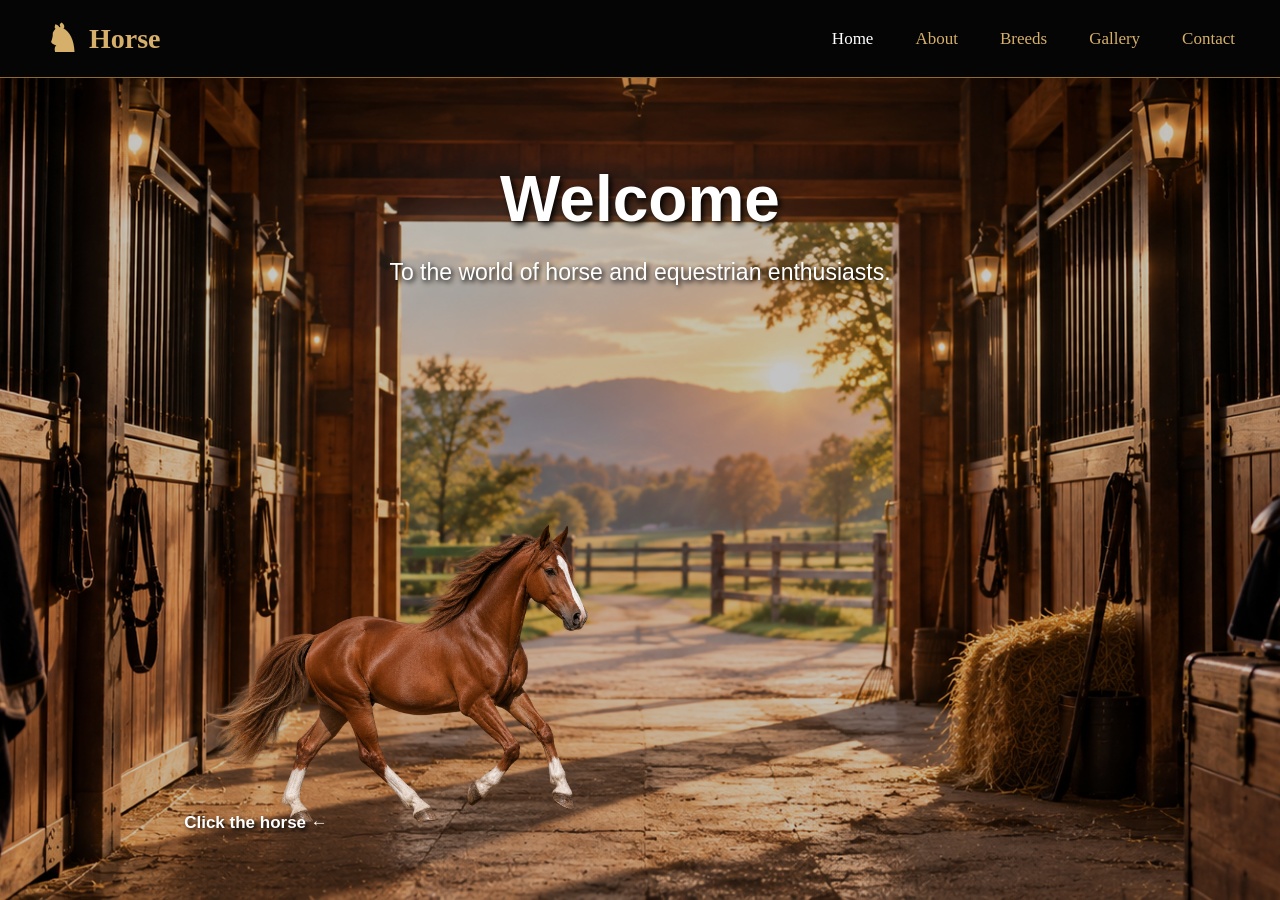
<file: index.html>
<!DOCTYPE html>
<html lang="en">

<head>
    <meta charset="UTF-8">
    <meta name="viewport" content="width=device-width, initial-scale=1.0">

    <title>Home | Horse</title>

    <link rel="stylesheet" href="./css/style.css">
</head>

<body>

    <header class="site-header">

        <div class="logo">
            <span class="logo-icon">♞</span>
            <span>Horse</span>
        </div>

        <span class="explore-menu">Explore more →</span>

        <button class="menu-toggle" type="button" aria-label="Open menu">
            ☰
        </button>

        <nav class="main-nav">
            <a href="./index.html" class="active">Home</a>
            <a href="./about.html">About</a>
            <a href="./horse.html">Breeds</a>
            <a href="./gallery.html">Gallery</a>
            <a href="./contact.html">Contact</a>
        </nav>

    </header>


    <main>

        <section class="hero">

            <!-- Horse -->
            <div class="horse-area">

                <a href="./about.html" class="horse-link">

                    <img
                        src="./horse.png"
                        class="single-horse"
                        alt="Horse"
                    >

                </a>

                <p class="horse-hint">
                    Click the horse ←
                </p>

            </div>


            <!-- Welcome -->
            <div class="welcome-content">

                <h1 class="welcome-title">
                    Welcome
                </h1>

                <p class="welcome-text" id="horsess">
                    To the world of horse and equestrian enthusiasts.
                </p>

               

            </div>

        </section>

    </main>


    <script>
        window.onload = function () {

            const menuToggle = document.querySelector(".menu-toggle");
            const mainNav = document.querySelector(".main-nav");

            menuToggle.onclick = function () {

                mainNav.classList.toggle("open");
                menuToggle.classList.toggle("open");

            };

        };
    </script>

</body>

</html>
</file>
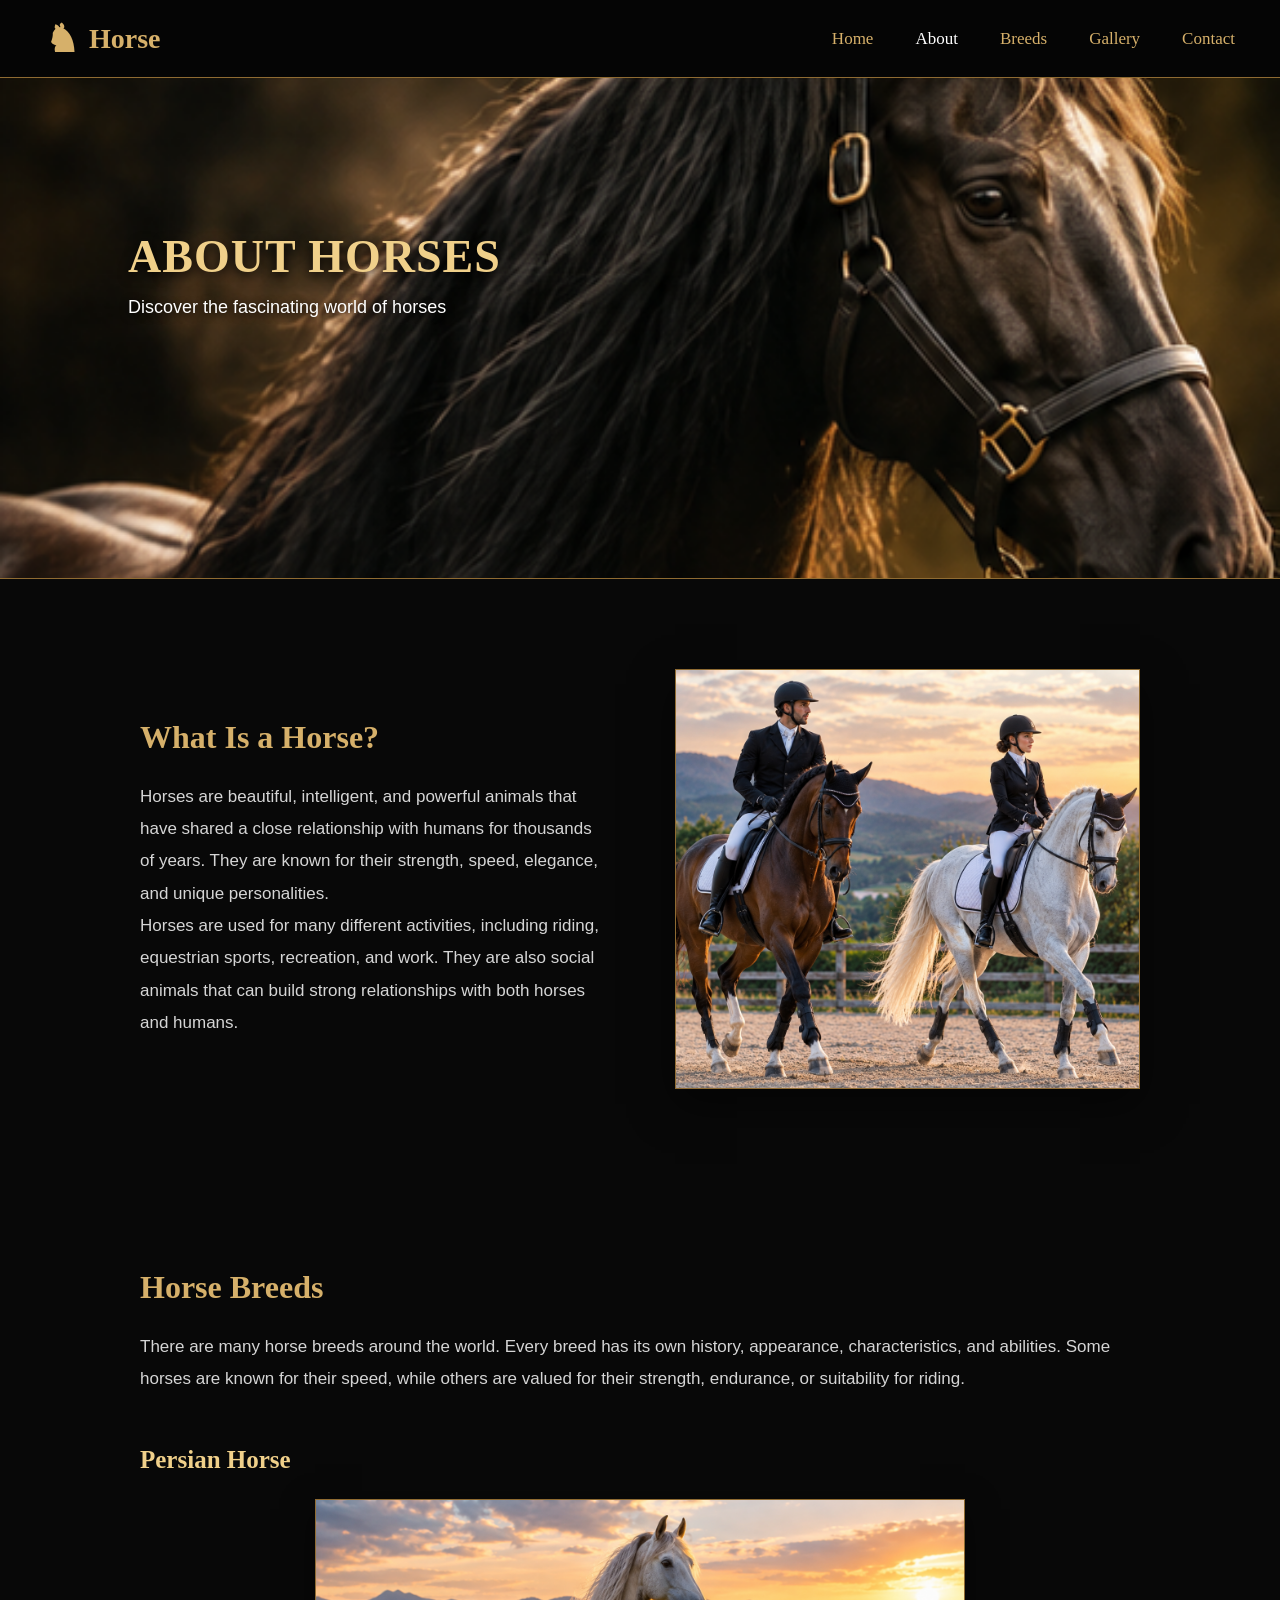
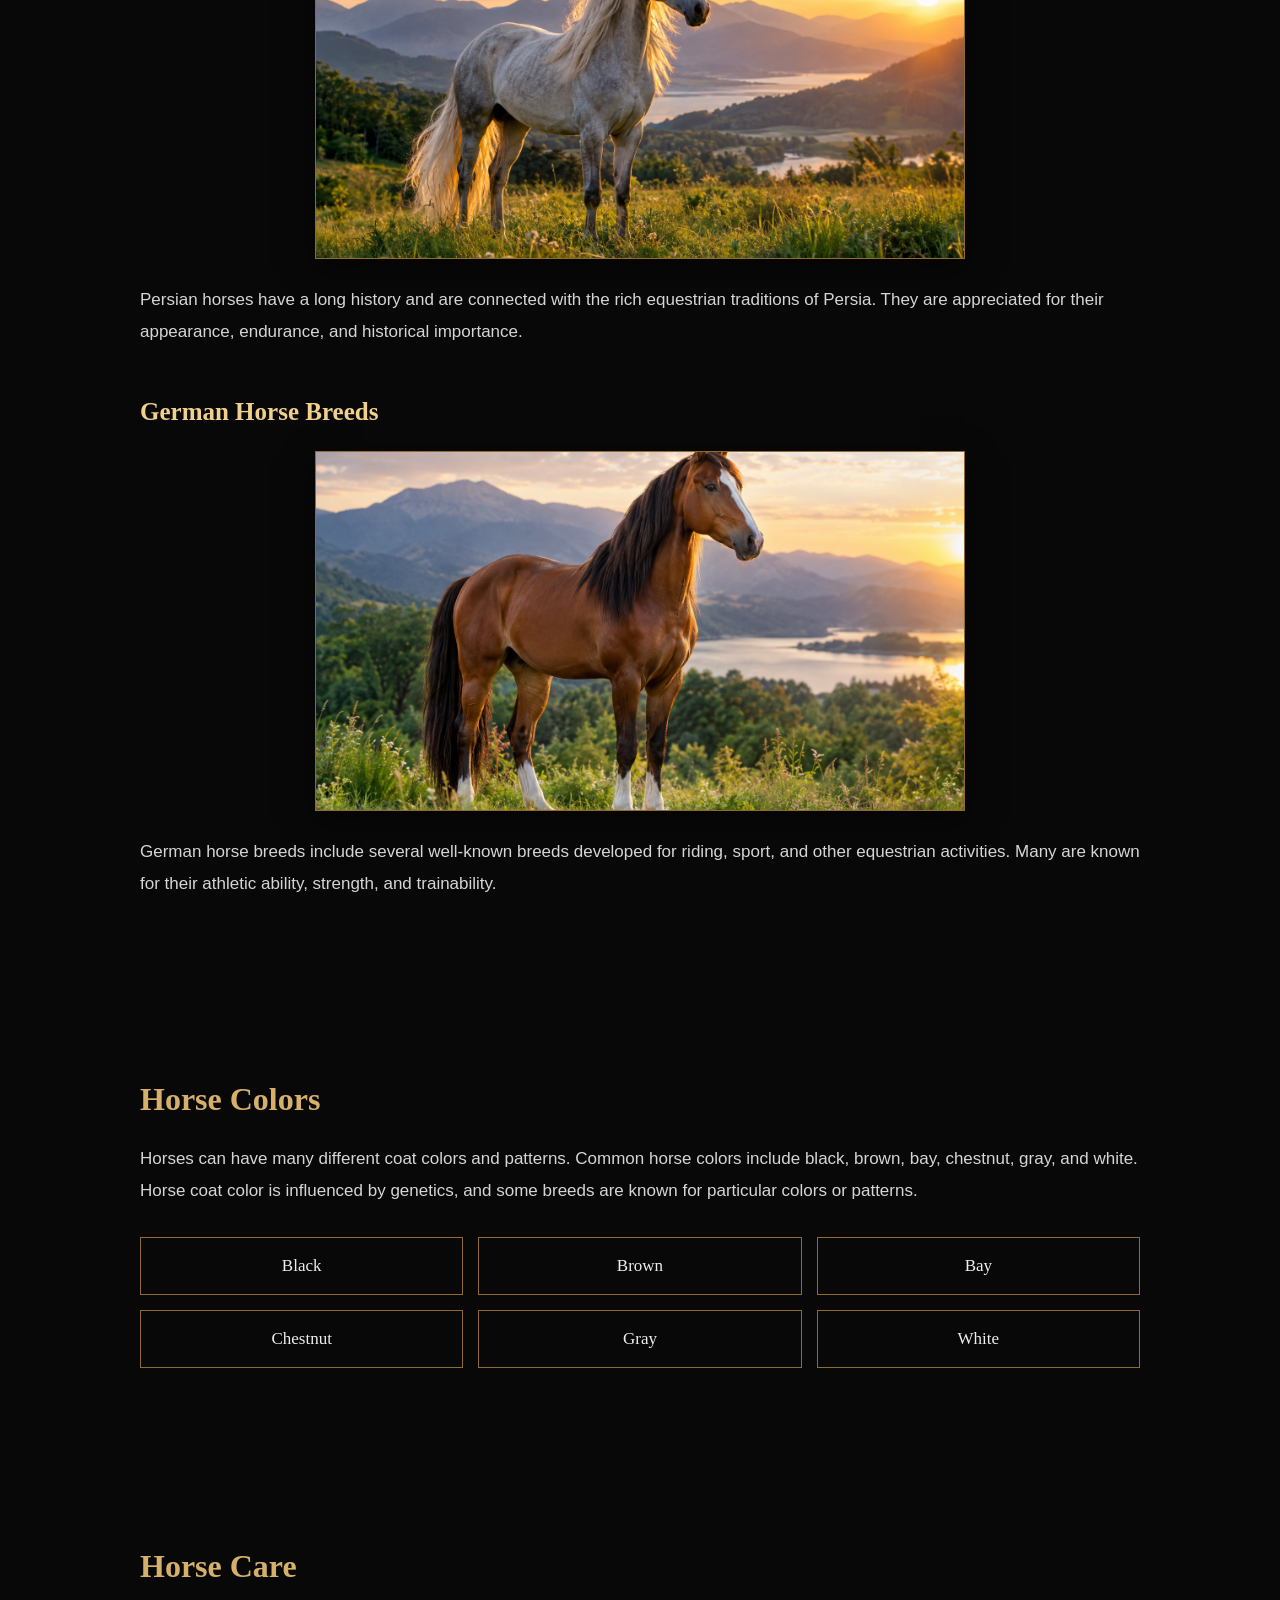
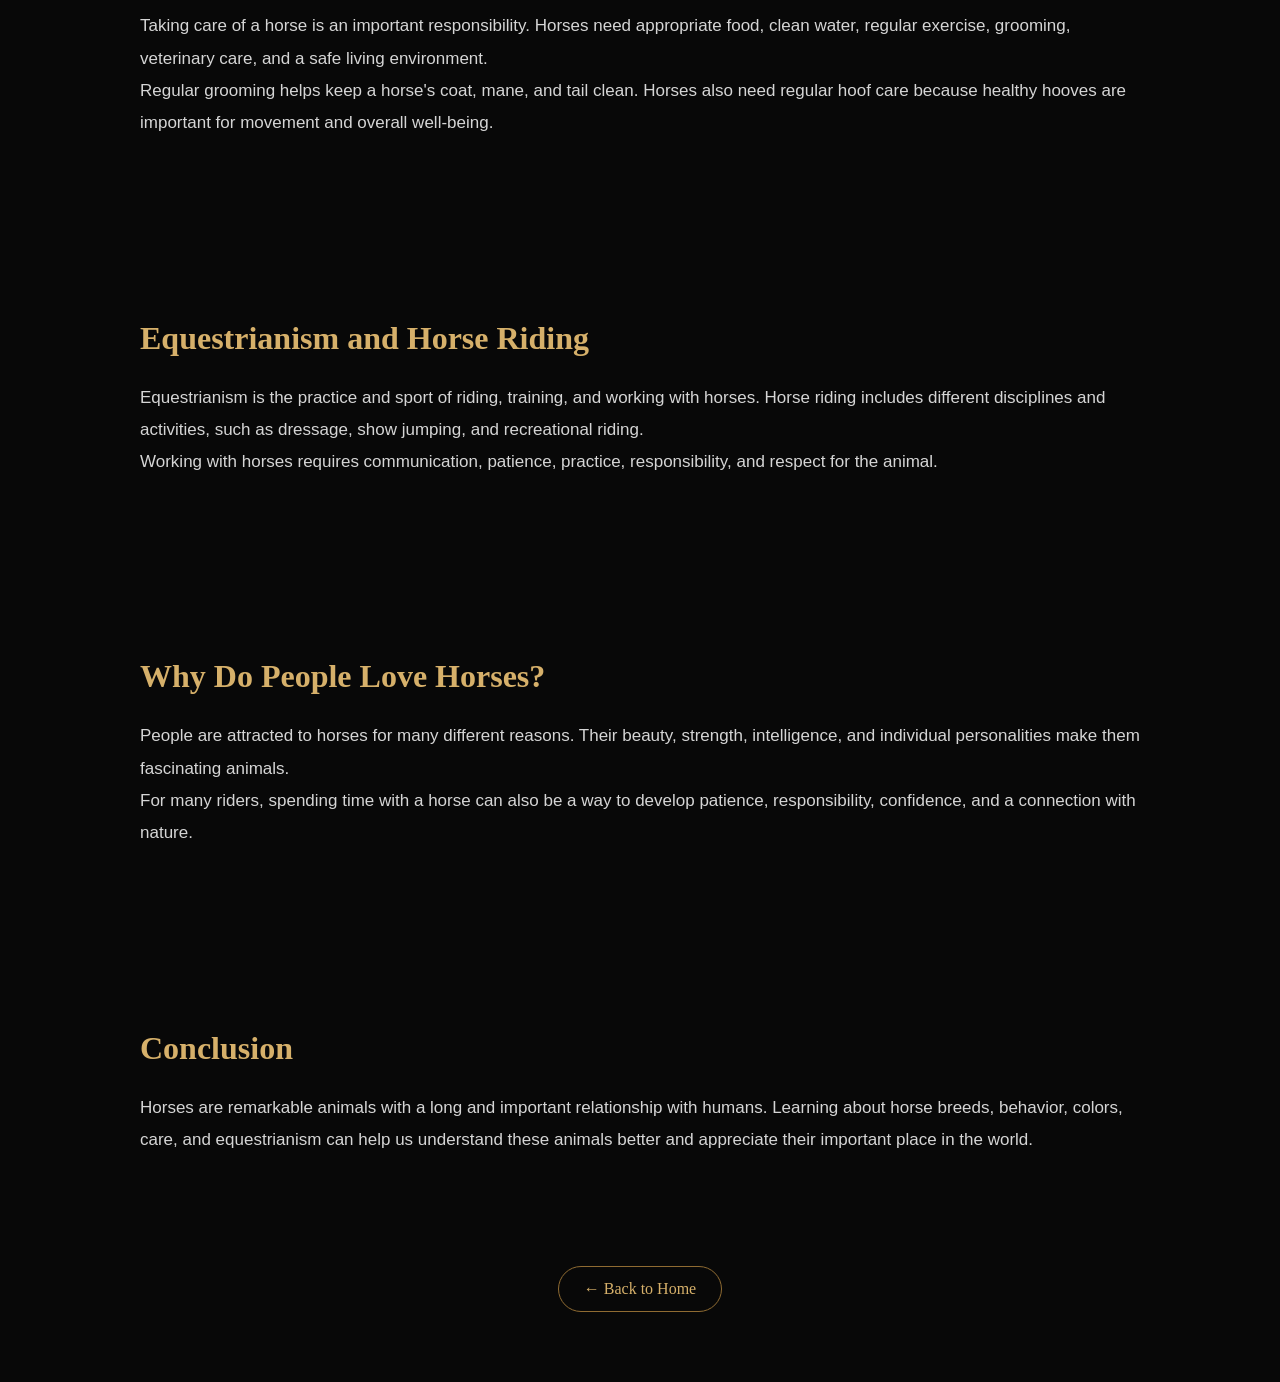
<file: about.html>
<!DOCTYPE html>
<html lang="en">

<head>
    <meta charset="UTF-8">
    <meta name="viewport" content="width=device-width, initial-scale=1.0">

    <title>About | Horses  </title>

    <meta name="description"
        content="Learn about horses, horse breeds, colors, care, behavior, horse riding, and the world of equestrianism.">

    <link rel="stylesheet" href="./css/about.css">
</head>

<body>

    <header class="about-header">

        <div class="about-logo">
            <span>♞</span>
            <span>Horse</span>
        </div>

        <button class="about-menu-toggle" type="button" aria-label="Open menu">
            ☰
        </button>

        <nav class="about-nav">
            <a href="./index.html">Home</a>
            <a href="./about.html" class="active">About</a>
            <a href="./horse.html">Breeds</a>
            <a href="./gallery.html">Gallery</a>
            <a href="./contact.html">Contact</a>
        </nav>

    </header>


    <main>

        <div class="about-hero-text">
            <h1>ABOUT HORSES</h1>
            <p>Discover the fascinating world of horses</p>
        </div>


        <section class="horse-intro">

            <div class="horse-intro-text">

                <h2>What Is a Horse?</h2>

                <p>
                    Horses are beautiful, intelligent, and powerful animals
                    that have shared a close relationship with humans for
                    thousands of years. They are known for their strength,
                    speed, elegance, and unique personalities.
                </p>

                <p>
                    Horses are used for many different activities, including
                    riding, equestrian sports, recreation, and work. They are
                    also social animals that can build strong relationships
                    with both horses and humans.
                </p>

            </div>

            <div class="horse-intro-image">

                <img
                    src="./horse-about.jpeg"
                    alt="Horse standing in a natural landscape"
                >

            </div>

        </section>


        <section>

            <h2>Horse Breeds</h2>

            <p>
                There are many horse breeds around the world. Every breed
                has its own history, appearance, characteristics, and
                abilities. Some horses are known for their speed, while
                others are valued for their strength, endurance, or
                suitability for riding.
            </p>

            <article>
                <h3>Persian Horse</h3>

                <img
                    src="./persian-horse.jpeg"
                    alt="Persian horse"
                >

                <p>
                    Persian horses have a long history and are connected
                    with the rich equestrian traditions of Persia. They
                    are appreciated for their appearance, endurance, and
                    historical importance.
                </p>

            </article>


            <article>

                <h3>German Horse Breeds</h3>

                <img
                    src="./german-horse.jpeg"
                    alt="German horse"
                >

                <p>
                    German horse breeds include several well-known breeds
                    developed for riding, sport, and other equestrian
                    activities. Many are known for their athletic ability,
                    strength, and trainability.
                </p>

            </article>

        </section>


        <section>

            <h2>Horse Colors</h2>

            <p>
                Horses can have many different coat colors and patterns.
                Common horse colors include black, brown, bay, chestnut,
                gray, and white. Horse coat color is influenced by
                genetics, and some breeds are known for particular colors
                or patterns.
            </p>
            <ul>
                <li>Black</li>
                <li>Brown</li>
                <li>Bay</li>
                <li>Chestnut</li>
                <li>Gray</li>
                <li>White</li>
            </ul>

        </section>


        <section>

            <h2>Horse Care</h2>

            <p>
                Taking care of a horse is an important responsibility.
                Horses need appropriate food, clean water, regular
                exercise, grooming, veterinary care, and a safe living
                environment.
            </p>

            <p>
                Regular grooming helps keep a horse's coat, mane, and
                tail clean. Horses also need regular hoof care because
                healthy hooves are important for movement and overall
                well-being.
            </p>

        </section>


        <section>

            <h2>Equestrianism and Horse Riding</h2>

            <p>
                Equestrianism is the practice and sport of riding,
                training, and working with horses. Horse riding includes
                different disciplines and activities, such as dressage,
                show jumping, and recreational riding.
            </p>

            <p>
                Working with horses requires communication, patience,
                practice, responsibility, and respect for the animal.
            </p>

        </section>


        <section>

            <h2>Why Do People Love Horses?</h2>

            <p>
                People are attracted to horses for many different
                reasons. Their beauty, strength, intelligence, and
                individual personalities make them fascinating animals.
            </p>

            <p>
                For many riders, spending time with a horse can also be
                a way to develop patience, responsibility, confidence,
                and a connection with nature.
            </p>

        </section>


        <section>

            <h2>Conclusion</h2>

            <p>
                Horses are remarkable animals with a long and important
                relationship with humans. Learning about horse breeds,
                behavior, colors, care, and equestrianism can help us
                understand these animals better and appreciate their
                important place in the world.
            </p>

        </section>


        <a href="./index.html" class="back-home">
            ← Back to Home
        </a>

    </main>


    <script>
        window.onload = function () {

            const menuButton = document.querySelector(".about-menu-toggle");
            const menu = document.querySelector(".about-nav");

            menuButton.onclick = function () {
                menu.classList.toggle("open");
                menuButton.classList.toggle("open");
            };

        };
    </script>

</body>

</html>
</file>
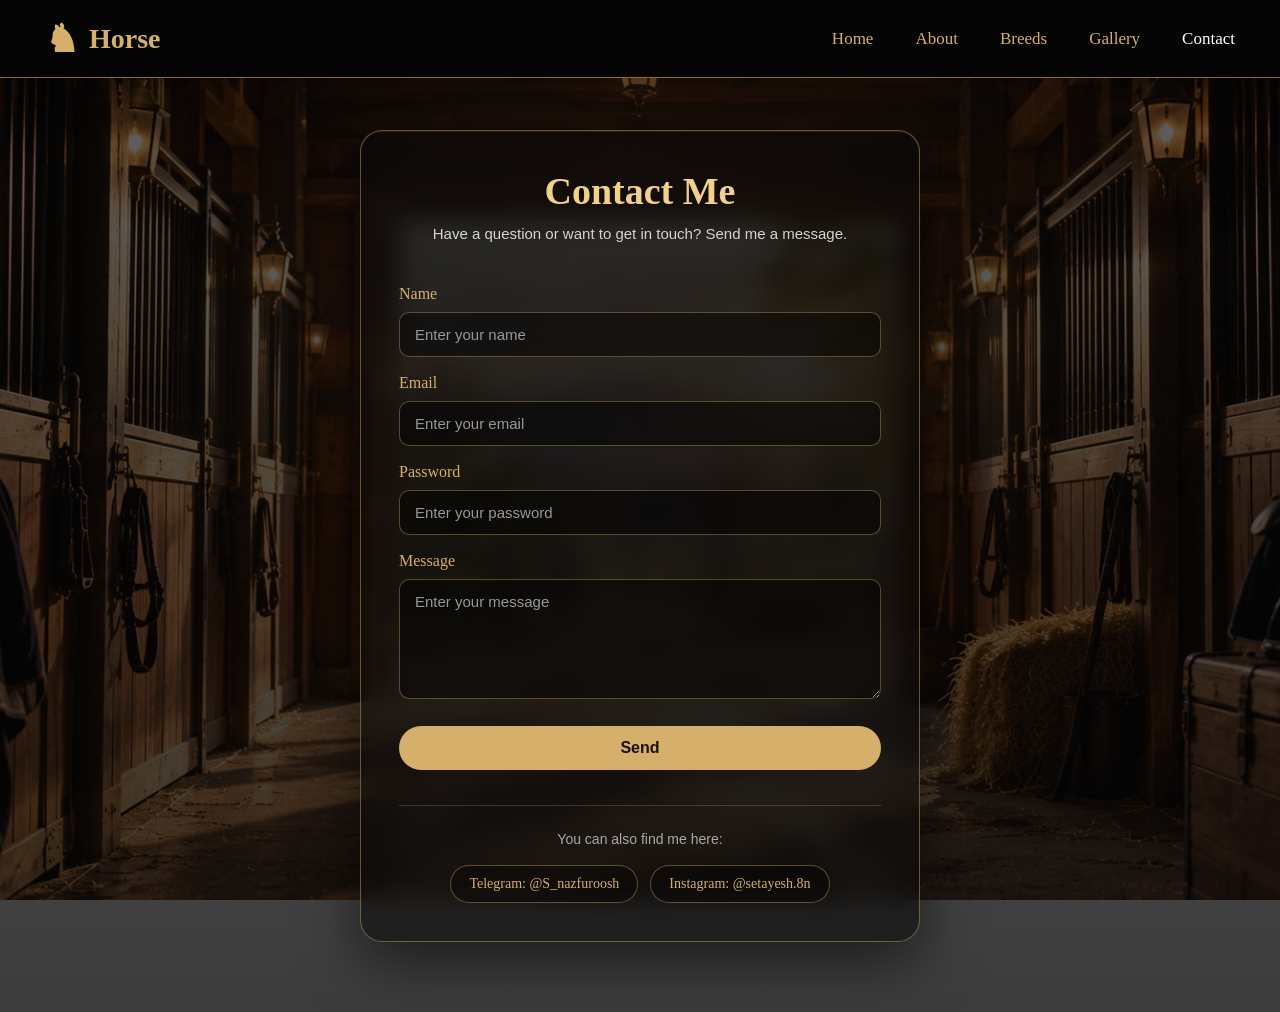
<file: contact.html>
<!DOCTYPE html>
<html lang="en">
<head>
<meta charset="UTF-8">
<meta name="viewport" content="width=device-width, initial-scale=1.0">
<title>Contact | Horse</title>

<style>
*{margin:0;padding:0;box-sizing:border-box}

body{
    min-height:100vh;
    font-family:Arial,sans-serif;
    color:#eee;
    background:
        linear-gradient(rgba(5,5,5,.62),rgba(5,5,5,.78)),
        url("./stable.jpeg") center/cover fixed;
}

/* HEADER */
.site-header{
    position:fixed;top:0;left:0;width:100%;height:78px;
    display:flex;align-items:center;justify-content:space-between;
    padding:0 45px;background:#050505;
    border-bottom:1px solid #8f6b32;z-index:9999;
}
.logo{
    display:flex;align-items:center;gap:10px;
    color:#d6b06a;font-family:Georgia,serif;
    font-size:28px;font-weight:bold;
}
.logo-icon{font-size:38px}
.main-nav{display:flex;align-items:center;gap:42px}
.main-nav a{
    color:#d6b06a;text-decoration:none;
    font-family:Georgia,serif;font-size:17px;
    transition:color .3s ease;
}
.main-nav a:hover,.main-nav a.active{color:white}
.menu-toggle{
    display:none;background:none;border:none;
    color:#d6b06a;font-size:30px;cursor:pointer;
}
.menu-toggle.open{color:white}
.explore-menu{display:none}

/* CONTACT */
main{
    min-height:100vh;display:flex;justify-content:center;align-items:center;
    padding:130px 25px 70px;
}
.contact-wrapper{
    width:100%;max-width:560px;padding:38px;
    background:rgba(10,10,10,.58);
    border:1px solid rgba(214,176,106,.45);
    border-radius:22px;
    backdrop-filter:blur(12px);
    -webkit-backdrop-filter:blur(12px);
    box-shadow:0 20px 60px rgba(0,0,0,.55),
               inset 0 1px 0 rgba(255,255,255,.08);
}
.contact-title{
    margin-bottom:8px;color:#f0d08a;
    font-family:Georgia,serif;font-size:38px;text-align:center;
}
.contact-subtitle{
    margin-bottom:30px;color:#d5d5d5;
    font-size:15px;line-height:1.7;text-align:center;
}

/* FORM */
.contact-form{display:flex;flex-direction:column;gap:9px}
.contact-form label{
    margin-top:8px;color:#d6b06a;
    font-family:Georgia,serif;font-size:16px;
}
.contact-form input,.contact-form textarea{
    width:100%;padding:13px 15px;
    color:white;background:rgba(0,0,0,.45);
    border:1px solid rgba(214,176,106,.38);
    border-radius:10px;outline:none;
    font-family:Arial,sans-serif;font-size:15px;
    transition:border-color .3s,background .3s,box-shadow .3s;
}
.contact-form input::placeholder,
.contact-form textarea::placeholder{color:#999}
.contact-form input:focus,.contact-form textarea:focus{
    background:rgba(0,0,0,.62);
    border-color:#d6b06a;
    box-shadow:0 0 12px rgba(214,176,106,.15);
}
.contact-form textarea{min-height:120px;resize:vertical}
.send-button{
    margin-top:18px;padding:13px 25px;
    color:#17120b;background:#d6b06a;
    border:none;border-radius:25px;
    font-size:16px;font-weight:bold;cursor:pointer;
    transition:transform .3s,background .3s,box-shadow .3s;
}
.send-button:hover{
    background:#f0d08a;transform:translateY(-3px);
    box-shadow:0 8px 20px rgba(0,0,0,.35);
}

/* SOCIAL */
.social-section{
    margin-top:35px;padding-top:25px;
    border-top:1px solid rgba(214,176,106,.22);
    text-align:center;
}
.social-section h2{
    margin-bottom:8px;color:#d6b06a;
    font-family:Georgia,serif;font-size:22px;
}
.social-section p{margin-bottom:18px;color:#aaa;font-size:14px}
.social-links{
    display:flex;justify-content:center;gap:12px;flex-wrap:wrap;
}
.social-link{
    display:inline-block;padding:10px 18px;
    color:#d6b06a;background:rgba(0,0,0,.35);
    border:1px solid rgba(214,176,106,.4);
    border-radius:22px;text-decoration:none;
    font-family:Georgia,serif;font-size:14px;
    transition:background .3s,color .3s,transform .3s;
}
.social-link:hover{
    color:#080808;background:#d6b06a;transform:translateY(-3px);
}

/* MOBILE */
@media(max-width:768px){
    .site-header{height:68px;padding:0 20px}
    .logo{font-size:21px}
    .logo-icon{font-size:28px}
    .explore-menu{
        display:block;margin-left:auto;margin-right:10px;
        color:#d6b06a;font-family:Georgia,serif;
        font-size:13px;opacity:.85;
    }
    .menu-toggle{display:block;z-index:10001}
    .main-nav{
        position:absolute;top:68px;left:0;width:100%;
        display:none;flex-direction:column;gap:0;
        padding:15px 0;background:#050505;
        border-bottom:1px solid #8f6b32;
    }
    .main-nav.open{display:flex}
    .main-nav a{
        width:100%;padding:16px 0;text-align:center;
        border-bottom:1px solid rgba(214,176,106,.15);
    }
    main{padding:105px 18px 45px}
    .contact-wrapper{padding:28px 22px;border-radius:18px}
    .contact-title{font-size:32px}
    .contact-subtitle{font-size:14px}
}
</style>
</head>

<body>

<header class="site-header">
    <div class="logo">
        <span class="logo-icon">♞</span>
        <span>Horse</span>
    </div>

    <!-- <span class="explore-menu">Explore more →</span> -->

    <button class="menu-toggle" type="button" aria-label="Open menu">☰</button>

    <nav class="main-nav">
        <a href="./index.html">Home</a>
        <a href="./about.html">About</a>
        <a href="./horse.html">Breeds</a>
        <a href="./gallery.html">Gallery</a>
        <a href="./contact.html" class="active">Contact</a>
    </nav>
</header>

<main>
    <div class="contact-wrapper">

        <h1 class="contact-title">Contact Me</h1>

        <p class="contact-subtitle">
            Have a question or want to get in touch?
            Send me a message.
        </p>

        <form class="contact-form">

            <label for="Name">Name</label>
            <input type="text" placeholder="Enter your name" id="Name" name="name">

            <label for="email">Email</label>
            <input type="email" placeholder="Enter your email" id="email" name="email">

            <label for="password">Password</label>
            <input type="password" placeholder="Enter your password" id="password" name="password">

            <!-- <label for="number">Number</label>
            <input type="number" placeholder="Enter your number" id="number" name="number"> -->

            <label for="messege">Message</label>
            <textarea name="message" id="messege" placeholder="Enter your message"></textarea>

            <button type="submit" class="send-button">Send</button>
        </form>

        <div class="social-section">
            <!-- <h2>Let's Stay Connected</h2>
            <h2>You can also find me here:</h2> -->
            <p>You can also find me here:</p>

            <div class="social-links">
                <a href="#" class="social-link" target="_blank">
                    Telegram: @S_nazfuroosh
                </a>

                <a href="#" class="social-link" target="_blank">
                    Instagram: @setayesh.8n
                </a>
            </div>
        </div>

    </div>
</main>

<script>
const menuToggle = document.querySelector(".menu-toggle");
const mainNav = document.querySelector(".main-nav");

menuToggle.onclick = function(){
    mainNav.classList.toggle("open");
    menuToggle.classList.toggle("open");
};
</script>

</body>
</html>
</file>
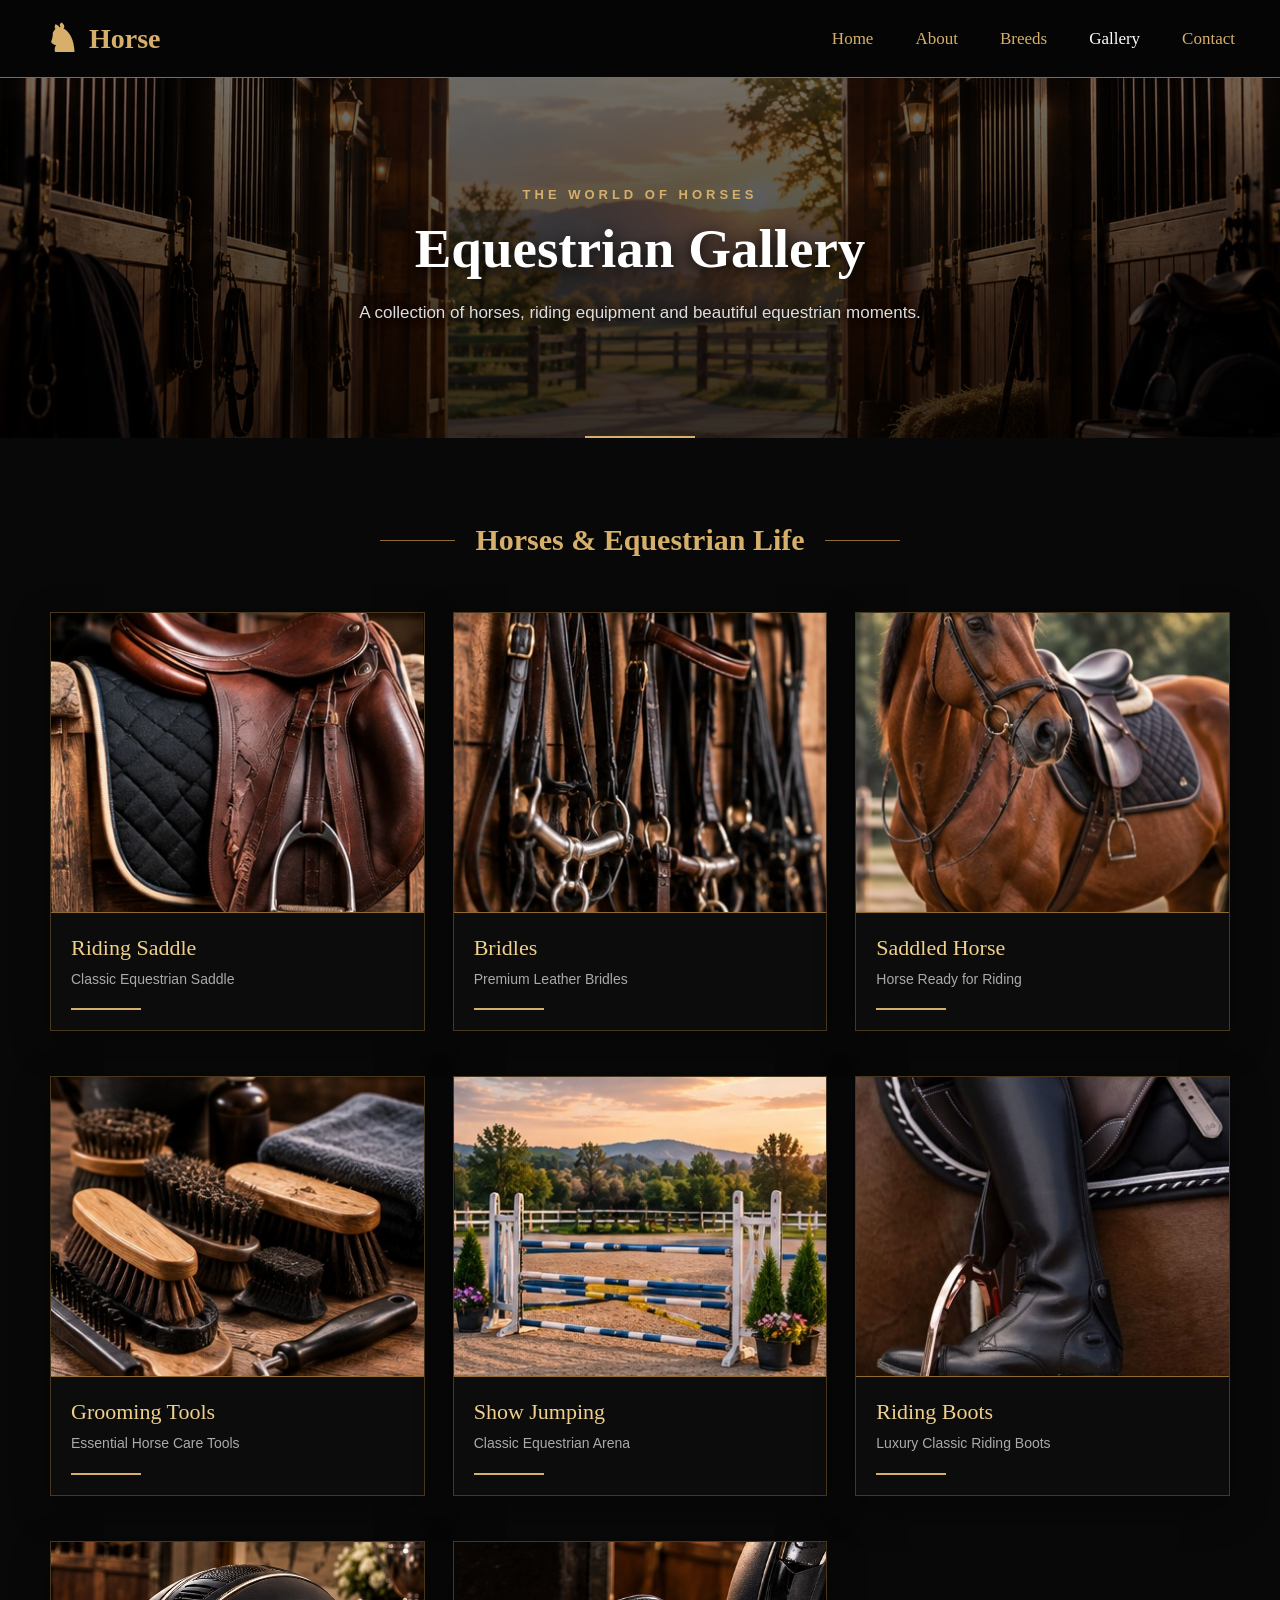
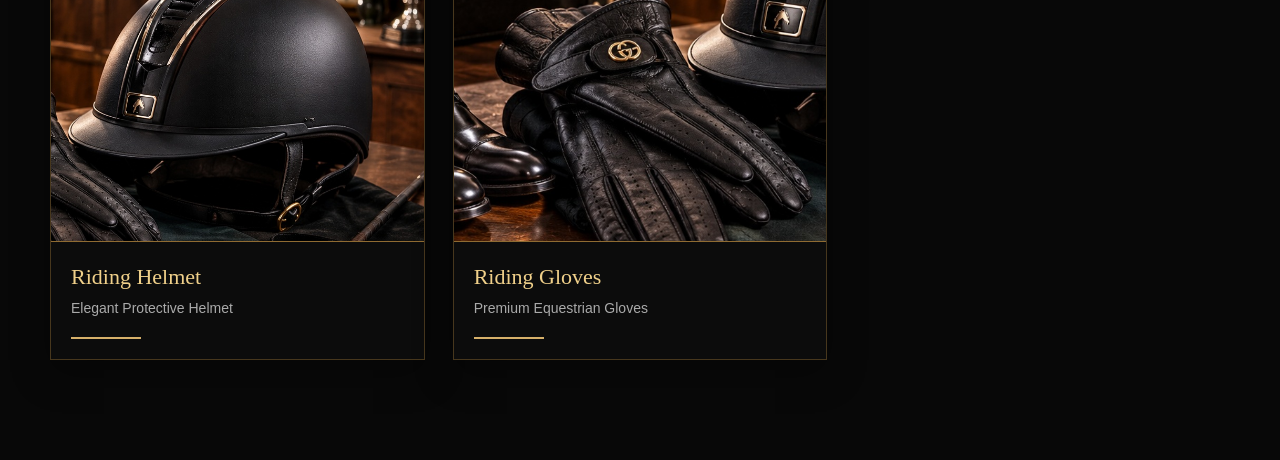
<file: gallery.html>
<!DOCTYPE html>
<html lang="en">
<head>
    <meta charset="UTF-8">
    <meta name="viewport" content="width=device-width, initial-scale=1.0">

    <title> Gallery | Horse</title>

    <link rel="stylesheet" href="./gallery.css">
</head>

<body>

    <!-- HEADER -->
    <header class="gallery-header">

        <div class="gallery-logo">
            <span>♞</span>
            <span>Horse</span>
        </div>

        <button
            class="gallery-menu-toggle"
            type="button"
            aria-label="Open menu">
            ☰
        </button>

        <nav class="gallery-nav">
            <a href="./index.html">Home</a>
            <a href="./about.html">About</a>
            <a href="./horse.html">Breeds</a>
            <a href="./gallery.html" class="active">Gallery</a>
            <a href="./contact.html">Contact</a>
        </nav>

    </header>


    <!-- MAIN -->
    <main>

        <!-- HERO -->
        <section class="gallery-hero">

            <p class="small-title">
                THE WORLD OF HORSES
            </p>

            <h1>
                Equestrian Gallery
            </h1>

            <p class="hero-text">
                A collection of horses, riding equipment and beautiful
                equestrian moments.
            </p>

        </section>


        <!-- GALLERY -->
        <section class="gallery-section">

            <div class="section-heading">
                <span></span>

                <h2>
                    Horses &amp; Equestrian Life
                </h2>

                <span></span>
            </div>


            <div class="gallery-grid">


                <!-- 01 -->
                <article class="gallery-card">

                    <div class="image-box">

                        <img
                            src="./01-saddle.jpg"
                            alt="Riding Saddle">

                        <div class="image-overlay">
                            
                        </div>

                    </div>

                    <h3>
                        Riding Saddle
                    </h3>

                    <p>
                        Classic Equestrian Saddle
                    </p>

                    <div class="gold-line"></div>

                </article>


                <!-- 02 -->
                <article class="gallery-card">

                    <div class="image-box">

                        <img
                            src="./02-bridles.jpg"
                            alt="Horse Bridles">

                        <div class="image-overlay">
                            
                        </div>

                    </div>

                    <h3>
                        Bridles
                    </h3>

                    <p>
                        Premium Leather Bridles
                    </p>

                    <div class="gold-line"></div>

                </article>


                <!-- 03 -->
                <article class="gallery-card">

                    <div class="image-box">

                        <img
                            src="./06-tacked-horse.jpg"
                            alt="Saddled Horse">

                        <div class="image-overlay">
                           
                        </div>

                    </div>

                    <h3>
                        Saddled Horse
                    </h3>

                    <p>
                        Horse Ready for Riding
                    </p>

                    <div class="gold-line"></div>

                </article>


                <!-- 04 -->
                <article class="gallery-card">

                    <div class="image-box">

                        <img
                            src="./07-grooming-tools.jpg"
                            alt="Horse Grooming Tools">

                        <div class="image-overlay">
                            
                        </div>

                    </div>
                    <h3>
                        Grooming Tools
                    </h3>

                    <p>
                        Essential Horse Care Tools
                    </p>

                    <div class="gold-line"></div>

                </article>


                <!-- 05 -->
                <article class="gallery-card">

                    <div class="image-box">

                        <img
                            src="./08-jumping-arena.jpg"
                            alt="Show Jumping Arena">

                        <div class="image-overlay">
                           
                        </div>

                    </div>

                    <h3>
                        Show Jumping
                    </h3>

                    <p>
                        Classic Equestrian Arena
                    </p>

                    <div class="gold-line"></div>

                </article>


                <!-- 06 -->
                <article class="gallery-card">

                    <div class="image-box">

                        <img
                            src="./luxury-riding-boots.jpg"
                            alt="Luxury Riding Boots">

                        <div class="image-overlay">
                            
                        </div>

                    </div>

                    <h3>
                        Riding Boots
                    </h3>

                    <p>
                        Luxury Classic Riding Boots
                    </p>

                    <div class="gold-line"></div>

                </article>


                <!-- 07 -->
                <article class="gallery-card">

                    <div class="image-box">

                        <img
                            src="./luxury-riding-helmet.jpg"
                            alt="Luxury Riding Helmet">

                        <div class="image-overlay">
                            
                        </div>

                    </div>

                    <h3>
                        Riding Helmet
                    </h3>

                    <p>
                        Elegant Protective Helmet
                    </p>

                    <div class="gold-line"></div>

                </article>


                <!-- 08 -->
                <article class="gallery-card">

                    <div class="image-box">

                        <img
                            src="./luxury-riding-gloves.jpg"
                            alt="Luxury Riding Gloves">

                        <div class="image-overlay">
                            
                        </div>

                    </div>

                    <h3>
                        Riding Gloves
                    </h3>

                    <p>
                        Premium Equestrian Gloves
                    </p>

                    <div class="gold-line"></div>

                </article>


            </div>

        </section>

    </main>


    <!-- MOBILE MENU -->
    <script>

        window.onload = function () {

            const button =
                document.querySelector(".gallery-menu-toggle");

            const menu =
                document.querySelector(".gallery-nav");


            button.onclick = function () {

                menu.classList.toggle("open");

                button.classList.toggle("open");

            };

        };

    </script>

</body>
</html>
</file>
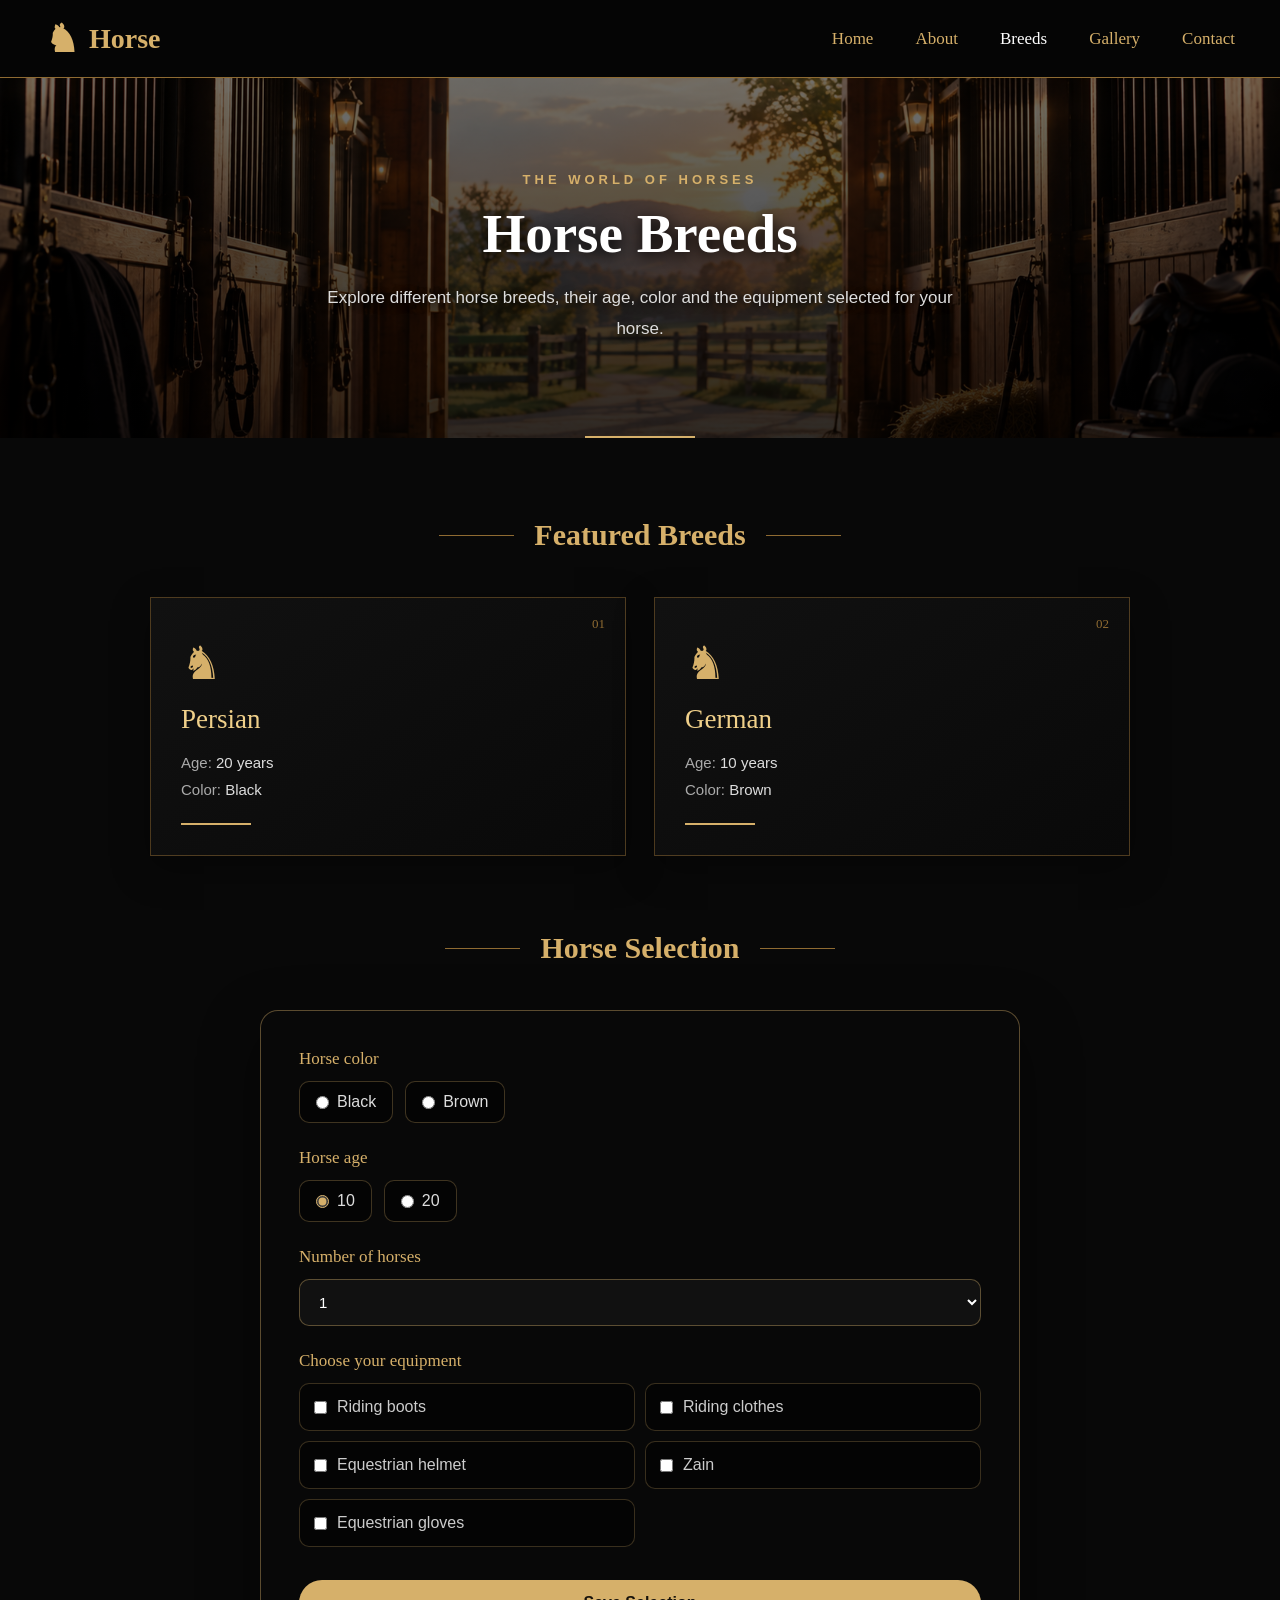
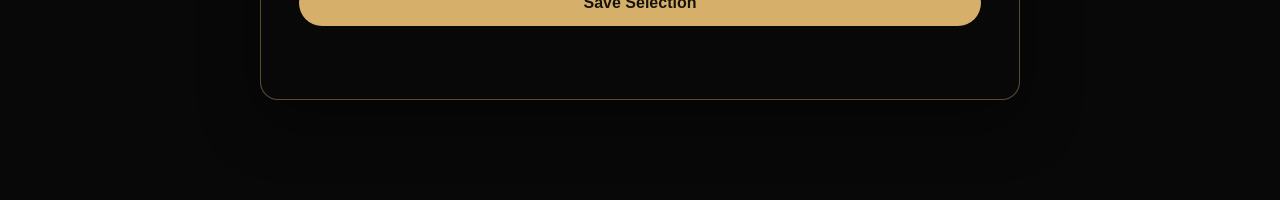
<file: horse.html>
<!DOCTYPE html>
<html lang="en">
<head>
<meta charset="UTF-8">
<meta name="viewport" content="width=device-width, initial-scale=1.0">
<title>Breeds | Horses</title>
<link rel="stylesheet" href="./breeds.css">
</head>
<body>

<header class="site-header">
    <div class="logo"><span class="logo-icon">♞</span><span>Horse</span></div>
    <span class="explore-menu">Explore more →</span>
    <button class="menu-toggle" type="button" aria-label="Open menu" aria-expanded="false">☰</button>

    <nav class="main-nav">
        <a href="./index.html">Home</a>
        <a href="./about.html">About</a>
        <a href="./horse.html" class="active">Breeds</a>
        <a href="./gallery.html">Gallery</a>
        <a href="./contact.html">Contact</a>
    </nav>
</header>

<main>
    <section class="breeds-hero">
        <p class="small-title">THE WORLD OF HORSES</p>
        <h1>Horse Breeds</h1>
        <p class="hero-text">Explore different horse breeds, their age, color and the equipment selected for your horse.</p>
    </section>

    <section class="breeds-section">
        <div class="section-heading">
            <span></span>
            <h2>Featured Breeds</h2>
            <span></span>
        </div>

        <div class="breed-grid">
            <article class="breed-card">
                <div class="breed-number">01</div>
                <div class="breed-icon">♞</div>
                <h3>Persian</h3>
                <p>Age: <strong>20 years</strong></p>
                <p>Color: <strong>Black</strong></p>
                <div class="gold-line"></div>
            </article>

            <article class="breed-card">
                <div class="breed-number">02</div>
                <div class="breed-icon">♞</div>
                <h3>German</h3>
                <p>Age: <strong>10 years</strong></p>
                <p>Color: <strong>Brown</strong></p>
                <div class="gold-line"></div>
            </article>
        </div>

        <div class="section-heading second-heading">
            <span></span>
            <h2>Horse Selection</h2>
            <span></span>
        </div>

        <form class="horse-form">
            <div class="form-group">
                <label>Horse color</label>
                <div class="choice-row">
                    <label class="choice"><input type="radio" name="color" value="black"> <span>Black</span></label>
                    <label class="choice"><input type="radio" name="color" value="brown"> <span>Brown</span></label>
                </div>
            </div>

            <div class="form-group">
                <label>Horse age</label>
                <div class="choice-row">
                    <label class="choice"><input type="radio" name="age" value="10" checked> <span>10</span></label>
                    <label class="choice"><input type="radio" name="age" value="20"> <span>20</span></label>
                </div>
            </div>

            <div class="form-group">
                <label for="number">Number of horses</label>
                <select id="number" name="number">
                    <option value="1">1</option>
                    <option value="2">2</option>
                    <option value="3">3</option>
                </select>
            </div>

            <div class="form-group">
                <label>Choose your equipment</label>
                <div class="equipment-grid">
                    <label class="check-card"><input type="checkbox" name="need" value="Riding boots"><span>Riding boots</span></label>
                    <label class="check-card"><input type="checkbox" name="need" value="Riding clothes"><span>Riding clothes</span></label>
                    <label class="check-card"><input type="checkbox" name="need" value="Equestrian helmet"><span>Equestrian helmet</span></label>
                    <label class="check-card"><input type="checkbox" name="need" value="Zain"><span>Zain</span></label>
                    <label class="check-card"><input type="checkbox" name="need" value="Equestrian gloves"><span>Equestrian gloves</span></label>
                </div>
            </div>

            <button class="submit-button" type="submit">Save Selection</button>
            <p class="form-message" aria-live="polite"></p>
        </form>
    </section>
</main>

<script>
const menuToggle = document.querySelector(".menu-toggle");
const mainNav = document.querySelector(".main-nav");

menuToggle.addEventListener("click", () => {
    const isOpen = mainNav.classList.toggle("open");
    menuToggle.classList.toggle("open", isOpen);
    menuToggle.setAttribute("aria-expanded", String(isOpen));
});

document.querySelectorAll(".main-nav a").forEach(link => {
    link.addEventListener("click", () => {
        mainNav.classList.remove("open");
        menuToggle.classList.remove("open");
        menuToggle.setAttribute("aria-expanded", "false");
    });
});

const form = document.querySelector(".horse-form");
const message = document.querySelector(".form-message");

form.addEventListener("submit", (event) => {
    event.preventDefault();
    message.textContent = "Your horse selection has been saved.";
});

</script>
</body>
</html>
</file>
<file: css/style.css>
/* =========================
   GENERAL
========================= */

* {
    margin: 0;
    padding: 0;
    box-sizing: border-box;
}

html,
body {
    width: 100%;
    height: 100%;
}

body {
    font-family: Arial, sans-serif;
}


/* =========================
   HEADER
========================= */

.site-header {
    position: fixed;
    top: 0;
    left: 0;
    width: 100%;
    height: 78px;

    display: flex;
    align-items: center;
    justify-content: space-between;

    padding: 0 45px;

    background: #050505;
    border-bottom: 1px solid #8f6b32;

    z-index: 9999;
}

.logo {
    display: flex;
    align-items: center;
    gap: 10px;

    color: #d6b06a;
    font-family: Georgia, serif;
    font-size: 28px;
    font-weight: bold;
}

.logo-icon {
    font-size: 38px;
}

.main-nav {
    display: flex;
    align-items: center;
    gap: 42px;
}

.main-nav a {
    color: #d6b06a;
    text-decoration: none;
    font-family: Georgia, serif;
    font-size: 17px;
    transition: color 0.3s ease;
}

.main-nav a:hover {
    color: white;
}

.menu-toggle {
    display: none;

    background: none;
    border: none;

    color: #d6b06a;
    font-size: 30px;

    cursor: pointer;
}

.menu-toggle.open {
    color: white;
}

.explore-menu {
    display: none;
}


/* =========================
   HERO
========================= */

.hero {
    position: relative;

    width: 100%;
    min-height: 100vh;

    overflow: hidden;

    background-image: url("../stable.jpeg");
    background-size: cover;
    background-position: center;
    background-repeat: no-repeat;
}

.hero::before {
    content: "";

    position: absolute;
    inset: 0;

    background: rgba(0, 0, 0, 0.22);

    z-index: 1;
}


/* =========================
   HORSE
========================= */

.horse-area {
    position: absolute;

    left: 0;
    bottom: 8%;

    width: 100%;

    z-index: 3;

    animation: horseMove 5s ease-in-out forwards;
}

.horse-link {
    position: absolute;

    left: 0;
    bottom: 0;

    display: block;

    cursor: pointer;
}

.single-horse {
    width: 460px;
    height: auto;

    display: block;
}

.horse-hint {
    position: absolute;

    left: 5px;
    bottom: -5px;

    color: white;
    font-size: 17px;
    font-weight: bold;

    text-shadow: 2px 2px 4px black;

    opacity: 0;

    animation: hintAppear 1s ease 5s forwards;
}


/* Horse movement */

@keyframes horseMove {

    0% {
        left: -20%;
    }

    50% {
        left: 10%;
    }

    100% {
        left: 14%;
    }
}

@keyframes hintAppear {

    from {
        opacity: 0;
    }

    to {
        opacity: 1;
    }
}


/* =========================
   WELCOME TEXT
========================= */

.welcome-content {
    position: absolute;

    top: 18%;
    left: 50%;

    transform: translateX(-50%);

    width: 90%;
    max-width: 800px;

    text-align: center;

    color: white;

    z-index: 4;
}

.welcome-title {
    font-size: 64px;
    margin-bottom: 18px;

    color: white;

    text-shadow: 3px 3px 6px black;

    opacity: 0;

    animation: welcomeAppear 1s ease 5s forwards;
}

.welcome-text {
    font-size: 23px;
    line-height: 1.6;

    color: white;

    text-shadow: 2px 2px 5px black;

    opacity: 0;

    animation: textAppear 1s ease 5.7s forwards;
}


/* =========================
   BUTTON
========================= */

.explore-button {
    display: inline-block;

    margin-top: 30px;
    padding: 14px 28px;

    border-radius: 30px;

    background: rgba(224, 166, 43, 0.9);

    color: #4b2e1f;

    text-decoration: none;

    font-size: 17px;
    font-weight: bold;

    box-shadow: 0 5px 15px rgba(0, 0, 0, 0.3);

    opacity: 0;

    animation: buttonAppear 1s ease 6.4s forwards;

    transition:
        transform 0.3s ease,
        background 0.3s ease;
}

.explore-button:hover {
    transform: scale(1.06);
    background: white;
}


/* =========================
   TEXT ANIMATIONS
========================= */

@keyframes welcomeAppear {

    from {
        opacity: 0;
        transform: translateY(25px);
    }
    to {
        opacity: 1;
        transform: translateY(0);
    }
}

@keyframes textAppear {

    from {
        opacity: 0;
        transform: translateY(20px);
    }

    to {
        opacity: 1;
        transform: translateY(0);
    }
}

@keyframes buttonAppear {

    from {
        opacity: 0;
        transform: translateY(20px);
    }

    to {
        opacity: 1;
        transform: translateY(0);
    }
}


/* =========================
   MOBILE
========================= */

@media (max-width: 768px) {

    .site-header {
        height: 68px;
        padding: 0 20px;
    }

    .logo {
        font-size: 21px;
    }

    .logo-icon {
        font-size: 28px;
    }

    .explore-menu {
        display: block;

        margin-left: auto;
        margin-right: 10px;

        color: #d6b06a;

        font-family: Georgia, serif;
        font-size: 13px;

        opacity: 0.85;
    }

    .menu-toggle {
        display: block;
        z-index: 10001;
    }

    .main-nav {
        position: absolute;

        top: 68px;
        left: 0;

        width: 100%;

        display: none;

        flex-direction: column;
        gap: 0;

        background: #050505;

        padding: 15px 0;

        border-bottom: 1px solid #8f6b32;
    }

    .main-nav.open {
        display: flex;
    }

    .main-nav a {
        width: 100%;

        padding: 16px 0;

        text-align: center;

        border-bottom: 1px solid rgba(214, 176, 106, 0.15);
    }

    .welcome-title {
        font-size: 46px;
    }

    .welcome-text {
        font-size: 18px;
    }

    .single-horse {
        width: 320px;
    }

    .horse-area {
        bottom: 10%;
    }
}


/* =========================
   DESKTOP
========================= */

@media (min-width: 769px) {

    .main-nav {
        display: flex;
        flex-direction: row;
    }

    .menu-toggle {
        display: none;
    }
}
.main-nav a.active{
    color: white;
}
</file>
<file: css/about.css>
/* =========================
   GENERAL
========================= */

* {
    margin: 0;
    padding: 0;
    box-sizing: border-box;
}

html,
body {
    width: 100%;
    min-height: 100%;
}

body {
    background: #080808;
    color: #eee;
    font-family: Arial, sans-serif;
}


/* =========================
   HEADER
========================= */

.about-header {
    position: fixed;
    top: 0;
    left: 0;

    width: 100%;
    height: 78px;

    display: flex;
    align-items: center;
    justify-content: space-between;

    padding: 0 45px;

    background: #050505;
    border-bottom: 1px solid #8f6b32;

    z-index: 9999;
}

.about-logo {
    display: flex;
    align-items: center;
    gap: 10px;

    color: #d6b06a;

    font-family: Georgia, serif;
    font-size: 28px;
    font-weight: bold;
}

.about-logo span:first-child {
    font-size: 38px;
}


/* =========================
   NAVIGATION
========================= */

.about-nav {
    display: flex;
    align-items: center;
    gap: 42px;
}

.about-nav a {
    color: #d6b06a;

    text-decoration: none;

    font-family: Georgia, serif;
    font-size: 17px;

    transition: color 0.3s ease;
}

.about-nav a:hover {
    color: white;
}

.about-nav a.active {
    color: white;
}


/* =========================
   MENU BUTTON
========================= */

.about-menu-toggle {
    display: none;

    background: none;
    border: none;

    color: #d6b06a;

    font-size: 30px;

    cursor: pointer;
}

.about-menu-toggle.open {
    color: white;
}


/* =========================
   MAIN
========================= */

main {
    position: relative;

    padding-top: 78px;
}


/* =========================
   ABOUT HERO
========================= */

main::before {
    content: "";

    display: block;

    width: 100%;
    height: 500px;

    background-image: url("../about-hero-horse.png");

    background-size: cover;
    background-position: center;
    background-repeat: no-repeat;

    border-bottom: 1px solid #8f6b32;
}

.about-hero-text {
    position: absolute;

    top: 230px;
    left: 10%;

    z-index: 5;
}

.about-hero-text h1 {
    margin: 0;

    color: #f0d08a;

    font-family: Georgia, serif;
    font-size: 46px;

    letter-spacing: 1px;

    text-shadow: 0 3px 12px #000;
}

.about-hero-text p {
    margin-top: 14px;

    color: white;

    font-size: 18px;

    text-shadow: 0 2px 8px #000;
}


/* =========================
   GENERAL SECTIONS
========================= */

main section {
    width: 100%;
    max-width: 1100px;

    margin: 0 auto;

    padding: 90px 50px;
}

main section h2 {
    margin-bottom: 25px;

    color: #d6b06a;

    font-family: Georgia, serif;
    font-size: 32px;
}

main section p {
    color: #d5d5d5;

    font-size: 17px;
    line-height: 1.9;
}


/* =========================
   HORSE INTRO
========================= */

.horse-intro {
    display: grid;

    grid-template-columns: 1fr 1fr;

    align-items: center;

    gap: 70px;
}

.horse-intro-text h2 {
    margin-top: 0;
}

.horse-intro-image img {
    display: block;

    width: 100%;
    height: 420px;

    object-fit: cover;

    border: 1px solid #8f6b32;

    box-shadow: 0 15px 40px rgba(0, 0, 0, 0.5);
}


/* =========================
   HORSE BREEDS
========================= */

main section article {
    margin-top: 50px;
}

main section article h3 {
    margin-bottom: 18px;

    color: #f0d08a;

    font-family: Georgia, serif;
    font-size: 25px;
}

main section article img {
    display: block;

    width: 100%;
    max-width: 650px;

    height: 360px;

    margin: 25px auto;

    object-fit: cover;

    border: 1px solid #8f6b32;

    box-shadow: 0 10px 30px rgba(0, 0, 0, 0.5);
}


/* =========================
   HORSE COLORS
========================= */

main section ul {
    display: grid;

    grid-template-columns: repeat(3, 1fr);

    gap: 15px;

    padding: 0;
    margin-top: 30px;

    list-style: none;
}

main section ul li {
    position: relative;

    overflow: hidden;

    padding: 18px;

    text-align: center;

    color: #d6b
    und#0d0d0d;

    border: 1px solid #8f6b32;

    font-family: Georgia, serif;
    font-size: 17px;

    cursor: pointer;

    transition:
        transform 0.3s ease,
        border-color 0.3s ease,
        color 0.3s ease,
        box-shadow 0.3s ease;
}


/* Gold cover */

main section ul li::before {
    content: "";

    position: absolute;

    top: 0;
    left: -100%;

    width: 100%;
    height: 100%;

    background: linear-gradient(
        120deg,
        transparent,
        rgba(214, 176, 106, 0.25),
        transparent
    );

    transition: left 0.5s ease;
}


/* Hover */

main section ul li:hover {
    transform: translateY(-6px);

    border-color: #f0d08a;

    color: white;

    box-shadow: 0 10px 25px rgba(0, 0, 0, 0.5);
}

main section ul li:hover::before {
    left: 100%;
}


/* =========================
   BACK HOME BUTTON
========================= */

.back-home {
    display: block;

    width: fit-content;

    margin: 20px auto 70px;
    padding: 13px 25px;

    color: #d6b06a;

    border: 1px solid #8f6b32;
    border-radius: 25px;

    text-decoration: none;

    font-family: Georgia, serif;
    font-size: 16px;

    transition:
        background 0.3s ease,
        color 0.3s ease,
        transform 0.3s ease;
}

.back-home:hover {
    background: #d6b06a;

    color: #080808;

    transform: translateY(-3px);
}


/* =========================
   MOBILE
========================= */

@media (max-width: 768px) {

    /* Header */

    .about-header {
        height: 68px;

        padding: 0 20px;
    }

    .about-logo {
        font-size: 21px;
    }

    .about-logo span:first-child {
        font-size: 28px;
    }


    /* Menu button */

    .about-menu-toggle {
        display: block;

        background: none;
        border: none;

        color: #d6b06a;

        font-size: 30px;

        cursor: pointer;

        z-index: 10001;
    }

    .about-menu-toggle.open {
        color: white;
    }


    /* Navigation */

    .about-nav {
        position: absolute;

        top: 68px;
        left: 0;

        width: 100%;

        display: none;

        flex-direction: column;

        gap: 0;

        padding: 15px 0;

        background: #050505;

        border-bottom: 1px solid #8f6b32;

        z-index: 10000;
    }

    .about-nav.open {
        display: flex;
    }

    .about-nav a {
        width: 100%;

        padding: 16px 0;

        text-align: center;

        border-bottom: 1px solid rgba(214, 176, 106, 0.15);
    }


    /* Main */

    main {
        padding-top: 68px;
    }


    /* Hero */

    main::before {
        height: 400px;

        background-position: center;
    }

    .about-hero-text {
        top: 190px;
        left: 25px;

        right: 25px;
    }

    .about-hero-text h1 {
        font-size: 36px;
    }

    .about-hero-text p {
        font-size: 16px;

        line-height: 1.6;
    }


    /* Sections */

    main section {
        width: 100%;

        padding: 55px 25px;
    }

    main section h2 {
        font-size: 27px;

        margin-bottom: 20px;
    }

    main section p {
        font-size: 16px;

        line-height: 1.8;
    }


    /* Horse intro */

    .horse-intro {
        display: flex;

        flex-direction: column;

        width: 100%;

        gap: 30px;

        padding: 55px 25px;
    }

    .horse-intro-text {
        width: 100%;
    }

    .horse-intro-image {
        width: 100%;
    }

    .horse-intro-image img {
        width: 100%;

        height: 300px;

        object-fit: cover;
    }


    /* Articles */

    main section article {
        margin-top: 40px;
    }

    main section article h3 {
        font-size: 22px;
    }

    main section article img {
        width: 100%;

        height: 260px;

        margin: 20px auto;
    }


    /* Horse colors */

    main section ul {
        grid-template-columns: 1fr;

        gap: 12px;

        margin-top: 25px;
    }

    main section ul li {
        padding: 16px;

        font-size: 16px;
    }


    /* Back button */

    .back-home {
        margin-bottom: 50px;
    }
}


/* =========================
   SMALL PHONES
========================= */

@media (max-width: 400px) {

    .about-hero-text h1 {
        font-size: 31px;
    }

    .about-hero-text p {
        font-size: 15px;
    }

    main section {
        padding-left: 20px;
        padding-right: 20px;
    }

    .horse-intro {
        padding-left: 20px;
        padding-right: 20px;
    }
}
</file>
<file: gallery.css>
*{margin:0;padding:0;box-sizing:border-box}
html,body{width:100%;min-height:100%}
body{background:#080808;color:#eee;font-family:Arial,sans-serif}

.gallery-header{position:fixed;top:0;left:0;width:100%;height:78px;display:flex;align-items:center;justify-content:space-between;padding:0 45px;background:#050505;border-bottom:1px solid #8f6b32;z-index:9999}
.gallery-logo{display:flex;align-items:center;gap:10px;color:#d6b06a;font-family:Georgia,serif;font-size:28px;font-weight:bold}
.gallery-logo span:first-child{font-size:38px}
.gallery-nav{display:flex;align-items:center;gap:42px}
.gallery-nav a{color:#d6b06a;text-decoration:none;font-family:Georgia,serif;font-size:17px;transition:color .3s ease}
.gallery-nav a:hover,.gallery-nav a.active{color:white}
.gallery-menu-toggle{display:none;background:none;border:none;color:#d6b06a;font-size:30px;cursor:pointer}
.gallery-menu-toggle.open{color:white}

main{padding-top:78px}
.gallery-hero{position:relative;min-height:360px;display:flex;flex-direction:column;align-items:center;justify-content:center;padding:80px 25px;text-align:center;overflow:hidden;background:linear-gradient(rgba(0,0,0,.55),rgba(0,0,0,.8)),url("../stable.jpeg") center/cover}
.gallery-hero:after{content:"";position:absolute;bottom:0;left:50%;width:110px;height:2px;background:#d6b06a;transform:translateX(-50%)}
.small-title{margin-bottom:15px;color:#d6b06a;font-size:13px;letter-spacing:4px;font-weight:bold}
.gallery-hero h1{color:white;font-family:Georgia,serif;font-size:55px;text-shadow:0 4px 15px #000;animation:heroAppear 1s ease}
.hero-text{max-width:650px;margin-top:18px;color:#ddd;font-size:17px;line-height:1.8;text-shadow:0 2px 8px #000}

.gallery-section{width:100%;max-width:1250px;margin:auto;padding:85px 35px 100px}
.section-heading{display:flex;align-items:center;justify-content:center;gap:20px;margin-bottom:55px}
.section-heading span{width:75px;height:1px;background:#8f6b32}
.section-heading h2{color:#d6b06a;font-family:Georgia,serif;font-size:30px;text-align:center}

.gallery-grid{display:grid;grid-template-columns:repeat(3,1fr);gap:45px 28px}
.gallery-card{position:relative;padding-bottom:20px;background:#0c0c0c;border:1px solid rgba(143,107,50,.45);box-shadow:0 12px 35px rgba(0,0,0,.35);overflow:hidden;transition:transform .35s ease,border-color .35s ease,box-shadow .35s ease}
.gallery-card:hover{transform:translateY(-9px);border-color:#d6b06a;box-shadow:0 18px 45px rgba(0,0,0,.6),0 0 18px rgba(214,176,106,.12)}

.image-box{position:relative;width:100%;height:300px;overflow:hidden;border-bottom:1px solid #8f6b32}
.image-box:after{content:"";position:absolute;inset:0;background:linear-gradient(120deg,transparent 25%,rgba(255,255,255,.18) 50%,transparent 75%);transform:translateX(-120%);transition:transform .7s ease;pointer-events:none}
.gallery-card:hover .image-box:after{transform:translateX(120%)}
.image-box img{width:100%;height:100%;display:block;object-fit:cover;transition:transform .55s ease,filter .55s ease}
.gallery-card:hover .image-box img{transform:scale(1.08);filter:brightness(.72) contrast(1.08)}

.image-overlay{position:absolute;inset:0;display:flex;align-items:center;justify-content:center;background:rgba(0,0,0,.18);opacity:0;transition:opacity .35s ease}
.gallery-card:hover .image-overlay{opacity:1}
.image-overlay span{padding:9px 22px;color:white;border:1px solid #d6b06a;background:rgba(5,5,5,.7);font-family:Georgia,serif;font-size:14px;letter-spacing:2px}

.gallery-card h3{margin:22px 20px 7px;color:#f0d08a;font-family:Georgia,serif;font-size:22px;font-weight:normal}
.gallery-card p{margin:0 20px;color:#aaa;font-size:14px;line-height:1.6}
.gold-line{width:70px;height:2px;margin:18px 20px 0;background:#d6b06a;transition:width .4s ease,background .4s ease}
.gallery-card:hover .gold-line{width:calc(100% - 40px);background:#f0d08a}

@keyframes heroAppear{from{opacity:0;transform:translateY(20px)}to{opacity:1;transform:translateY(0)}}

@media(max-width:768px){
.gallery-header{height:68px;padding:0 20px}
.gallery-logo{font-size:21px}.gallery-logo span:first-child{font-size:28px}
.gallery-menu-toggle{display:block;z-index:10001}
.gallery-nav{position:absolute;top:68px;left:0;width:100%;display:none;flex-direction:column;gap:0;padding:15px 0;background:#050505;border-bottom:1px solid #8f6b32;z-index:10000}
.gallery-nav.open{display:flex}
.gallery-nav a{width:100%;padding:16px 0;text-align:center;border-bottom:1px solid rgba(214,176,106,.15)}
main{padding-top:68px}
.gallery-hero{min-height:330px;padding:65px 22px}
.gallery-hero h1{font-size:39px}.small-title{font-size:11px;letter-spacing:3px}.hero-text{font-size:15px;line-height:1.7}
.gallery-section{padding:60px 20px 75px}
.section-heading{gap:12px;margin-bottom:38px}.section-heading span{width:35px}.section-heading h2{font-size:24px}
.gallery-grid{grid-template-columns:1fr;gap:30px}
.image-box{height:285px}
.gallery-card h3{font-size:21px}
}
@media(max-width:400px){
.gallery-hero h1{font-size:34px}
.gallery-section{padding-left:16px;padding-right:16px}
.image-box{height:250px}
}
</file>
<file: breeds.css>
*{margin:0;padding:0;box-sizing:border-box}
html,body{width:100%;min-height:100%}
body{
    background:#080808;
    color:#eee;
    font-family:Arial,sans-serif;
    overflow-x:hidden;
}

/* HEADER — same visual language as the other pages */
.site-header{
    position:fixed;top:0;left:0;width:100%;height:78px;
    display:flex;align-items:center;justify-content:space-between;
    padding:0 45px;background:#050505;
    border-bottom:1px solid #8f6b32;z-index:9999;
}
.logo{
    display:flex;align-items:center;gap:10px;
    color:#d6b06a;font-family:Georgia,serif;
    font-size:28px;font-weight:bold;
}
.logo-icon{font-size:38px}
.main-nav{display:flex;align-items:center;gap:42px}
.main-nav a{
    color:#d6b06a;text-decoration:none;
    font-family:Georgia,serif;font-size:17px;
    transition:color .3s ease;
}
.main-nav a:hover,.main-nav a.active{color:white}
.menu-toggle{
    display:none;background:none;border:none;
    color:#d6b06a;font-size:30px;cursor:pointer;
}
.menu-toggle.open{color:white}
.explore-menu{display:none}

/* HERO */
main{padding-top:78px}
.breeds-hero{
    position:relative;min-height:360px;
    display:flex;flex-direction:column;align-items:center;justify-content:center;
    padding:80px 25px;text-align:center;overflow:hidden;
    background:
      linear-gradient(rgba(0,0,0,.55),rgba(0,0,0,.82)),
      url("./stable.jpeg") center/cover;
}
.breeds-hero:after{
    content:"";position:absolute;bottom:0;left:50%;
    width:110px;height:2px;background:#d6b06a;
    transform:translateX(-50%);
}
.small-title{
    margin-bottom:15px;color:#d6b06a;font-size:13px;
    letter-spacing:4px;font-weight:bold;
}
.breeds-hero h1{
    color:white;font-family:Georgia,serif;font-size:55px;
    text-shadow:0 4px 15px #000;
    animation:heroAppear 1s ease;
}
.hero-text{
    max-width:650px;margin-top:18px;color:#ddd;
    font-size:17px;line-height:1.8;text-shadow:0 2px 8px #000;
}

/* CONTENT */
.breeds-section{
    width:100%;max-width:1050px;margin:auto;
    padding:80px 35px 100px;
}
.section-heading{
    display:flex;align-items:center;justify-content:center;
    gap:20px;margin-bottom:45px;
}
.section-heading span{width:75px;height:1px;background:#8f6b32}
.section-heading h2{
    color:#d6b06a;font-family:Georgia,serif;
    font-size:30px;text-align:center;
}
.second-heading{margin-top:75px}

.breed-grid{
    display:grid;grid-template-columns:repeat(2,1fr);
    gap:28px;
}
.breed-card{
    position:relative;padding:38px 30px 30px;
    background:linear-gradient(145deg,#111,#090909);
    border:1px solid rgba(143,107,50,.5);
    box-shadow:0 12px 35px rgba(0,0,0,.35);
    transition:transform .35s ease,border-color .35s ease,box-shadow .35s ease;
}
.breed-card:hover{
    transform:translateY(-8px);border-color:#d6b06a;
    box-shadow:0 18px 45px rgba(0,0,0,.6),0 0 18px rgba(214,176,106,.12);
}
.breed-number{
    position:absolute;top:18px;right:20px;
    color:#8f6b32;font-family:Georgia,serif;font-size:13px;
}
.breed-icon{
    color:#d6b06a;font-size:46px;margin-bottom:14px;
}
.breed-card h3{
    color:#f0d08a;font-family:Georgia,serif;
    font-size:27px;font-weight:normal;margin-bottom:14px;
}
.breed-card p{
    color:#aaa;font-size:15px;line-height:1.8;
}
.breed-card strong{color:#ddd;font-weight:normal}
.gold-line{
    width:70px;height:2px;margin-top:20px;background:#d6b06a;
    transition:width .4s ease;
}
.breed-card:hover .gold-line{width:100%}

/* FORM */
.horse-form{
    max-width:760px;margin:auto;padding:38px;
    background:rgba(10,10,10,.65);
    border:1px solid rgba(214,176,106,.4);
    border-radius:18px;
    box-shadow:0 20px 60px rgba(0,0,0,.45);
}
.form-group{margin-bottom:25px}
.form-group>label{
    display:block;margin-bottom:12px;color:#d6b06a;
    font-family:Georgia,serif;font-size:17px;
}
.choice-row{display:flex;gap:12px;flex-wrap:wrap}
.choice{
    display:flex;align-items:center;gap:8px;
    padding:11px 16px;color:#ddd;
    background:rgba(0,0,0,.4);
    border:1px solid rgba(214,176,106,.28);
    border-radius:10px;cursor:pointer;
}
.choice input,.check-card input{accent-color:#d6b06a}
#number{
    width:100%;padding:13px 15px;
    color:white;background:#111;
    border:1px solid rgba(214,176,106,.38);
    border-radius:10px;outline:none;font-size:15px;
}
.equipment-grid{
    display:grid;grid-template-columns:repeat(2,1fr);gap:10px;
}
.check-card{
    display:flex;align-items:center;gap:10px;
    min-height:48px;padding:11px 14px;
    color:#ccc;background:rgba(0,0,0,.38);
    border:1px solid rgba(214,176,106,.25);
    border-radius:10px;cursor:pointer;
    transition:border-color .25s,background .25s;
}
.check-card:hover{
    border-color:#d6b06a;background:rgba(214,176,106,.06);
}
.submit-button{
    width:100%;margin-top:8px;padding:14px 25px;
    color:#17120b;background:#d6b06a;
    border:none;border-radius:25px;
    font-size:16px;font-weight:bold;cursor:pointer;
    transition:transform .3s,background .3s,box-shadow .3s;
}
.submit-button:hover{
    background:#f0d08a;transform:translateY(-3px);
    box-shadow:0 8px 20px rgba(0,0,0,.35);
}
.form-message{
    min-height:20px;margin-top:15px;text-align:center;
    color:#d6b06a;font-size:14px;
}

@keyframes heroAppear{
    from{opacity:0;transform:translateY(20px)}
    to{opacity:1;transform:translateY(0)}
}

@media(max-width:768px){
    .site-header{height:68px;padding:0 20px}
    .logo{font-size:21px}
    .logo-icon{font-size:28px}
    .explore-menu{
        display:block;margin-left:auto;margin-right:10px;
        color:#d6b06a;font-family:Georgia,serif;
        font-size:13px;opacity:.85;
    }
    .menu-toggle{display:block;z-index:10001}
    .main-nav{
        position:absolute;top:68px;left:0;width:100%;
        display:none;flex-direction:column;gap:0;
        padding:15px 0;background:#050505;
        border-bottom:1px solid #8f6b32;
    }
    .main-nav.open{display:flex}
    .main-nav a{
        width:100%;padding:16px 0;text-align:center;
        border-bottom:1px solid rgba(214,176,106,.15);
    }
    main{padding-top:68px}
    .breeds-hero{min-height:330px;padding:65px 22px}
    .breeds-hero h1{font-size:39px}
    .small-title{font-size:11px;letter-spacing:3px}
    .hero-text{font-size:15px;line-height:1.7}
    .breeds-section{padding:60px 20px 75px}
    .section-heading{gap:12px;margin-bottom:38px}
    .section-heading span{width:35px}
    .section-heading h2{font-size:24px}
    .breed-grid{grid-template-columns:1fr;gap:22px}
    .horse-form{padding:28px 20px}
    .equipment-grid{grid-template-columns:1fr}
}
@media(max-width:400px){
    .breeds-hero h1{font-size:34px}
    .breeds-section{padding-left:16px;padding-right:16px}
    .horse-form{padding:24px 16px}
}
</file>
